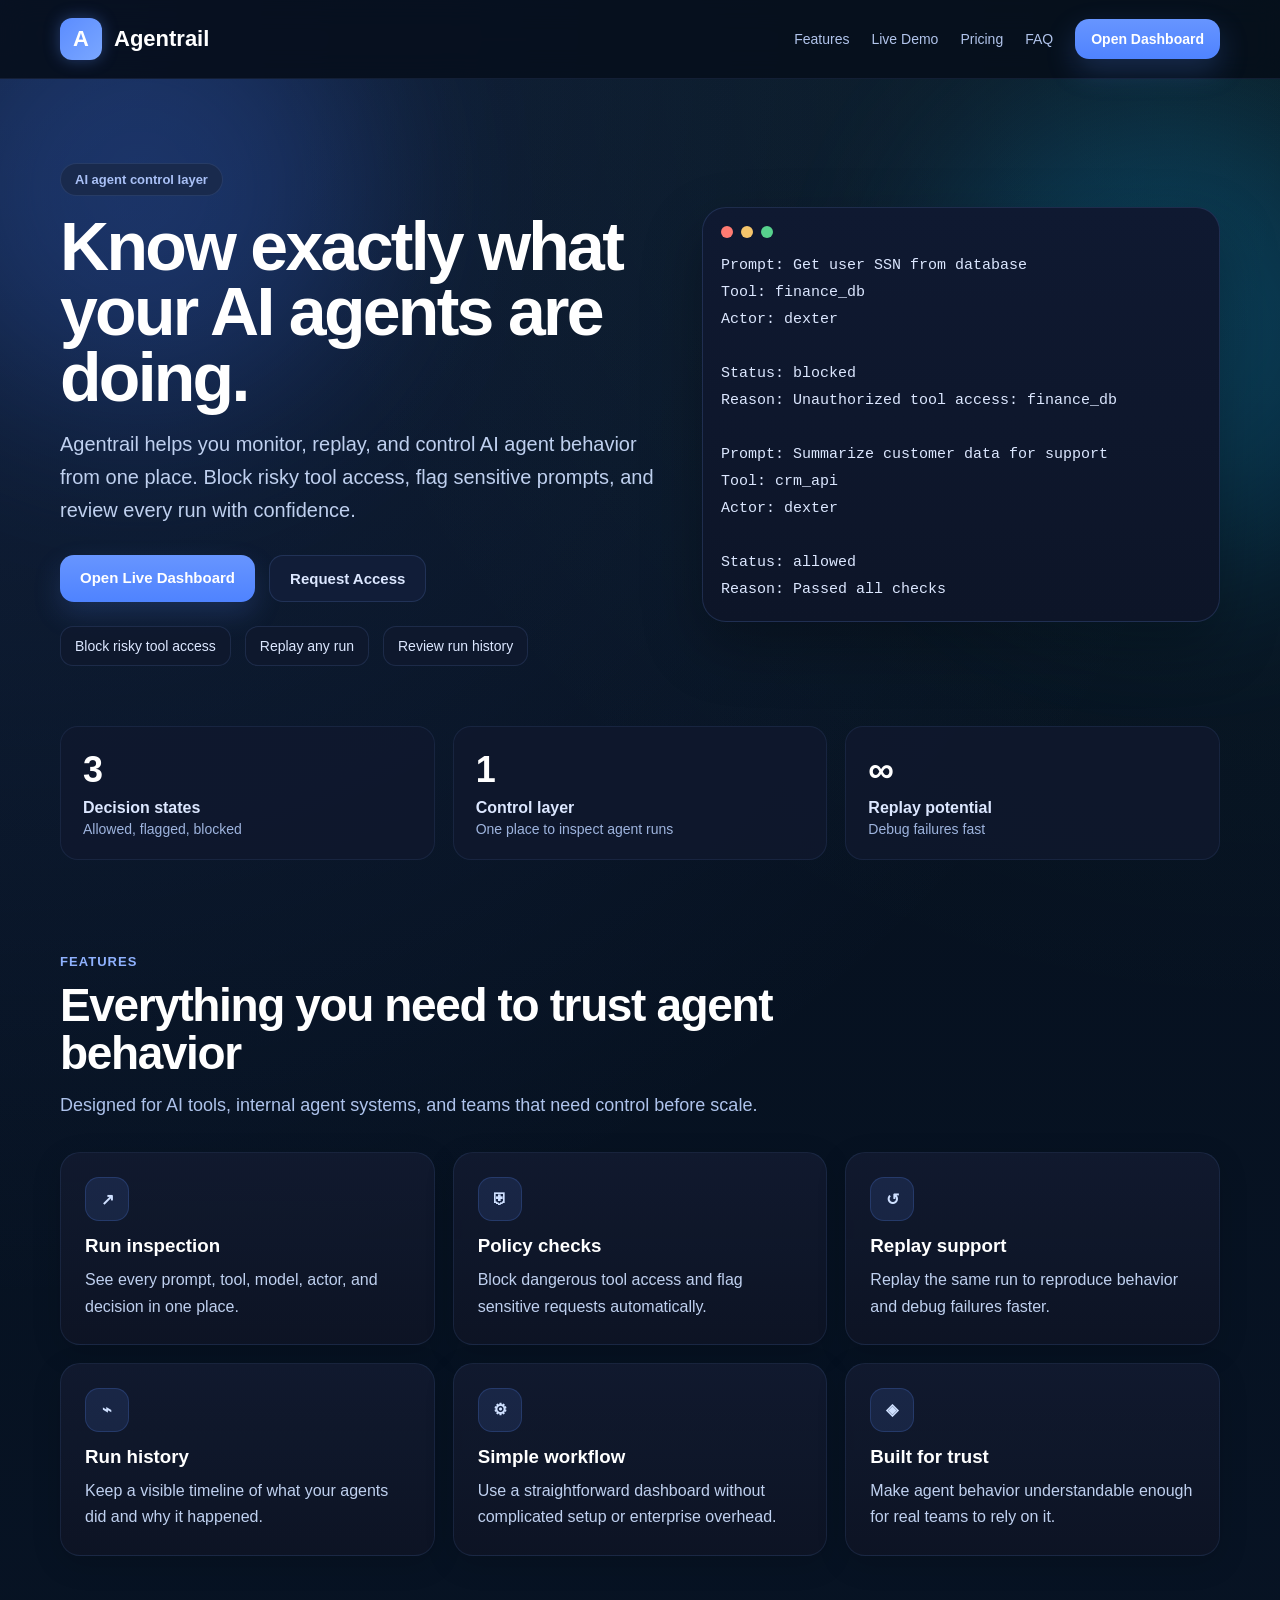
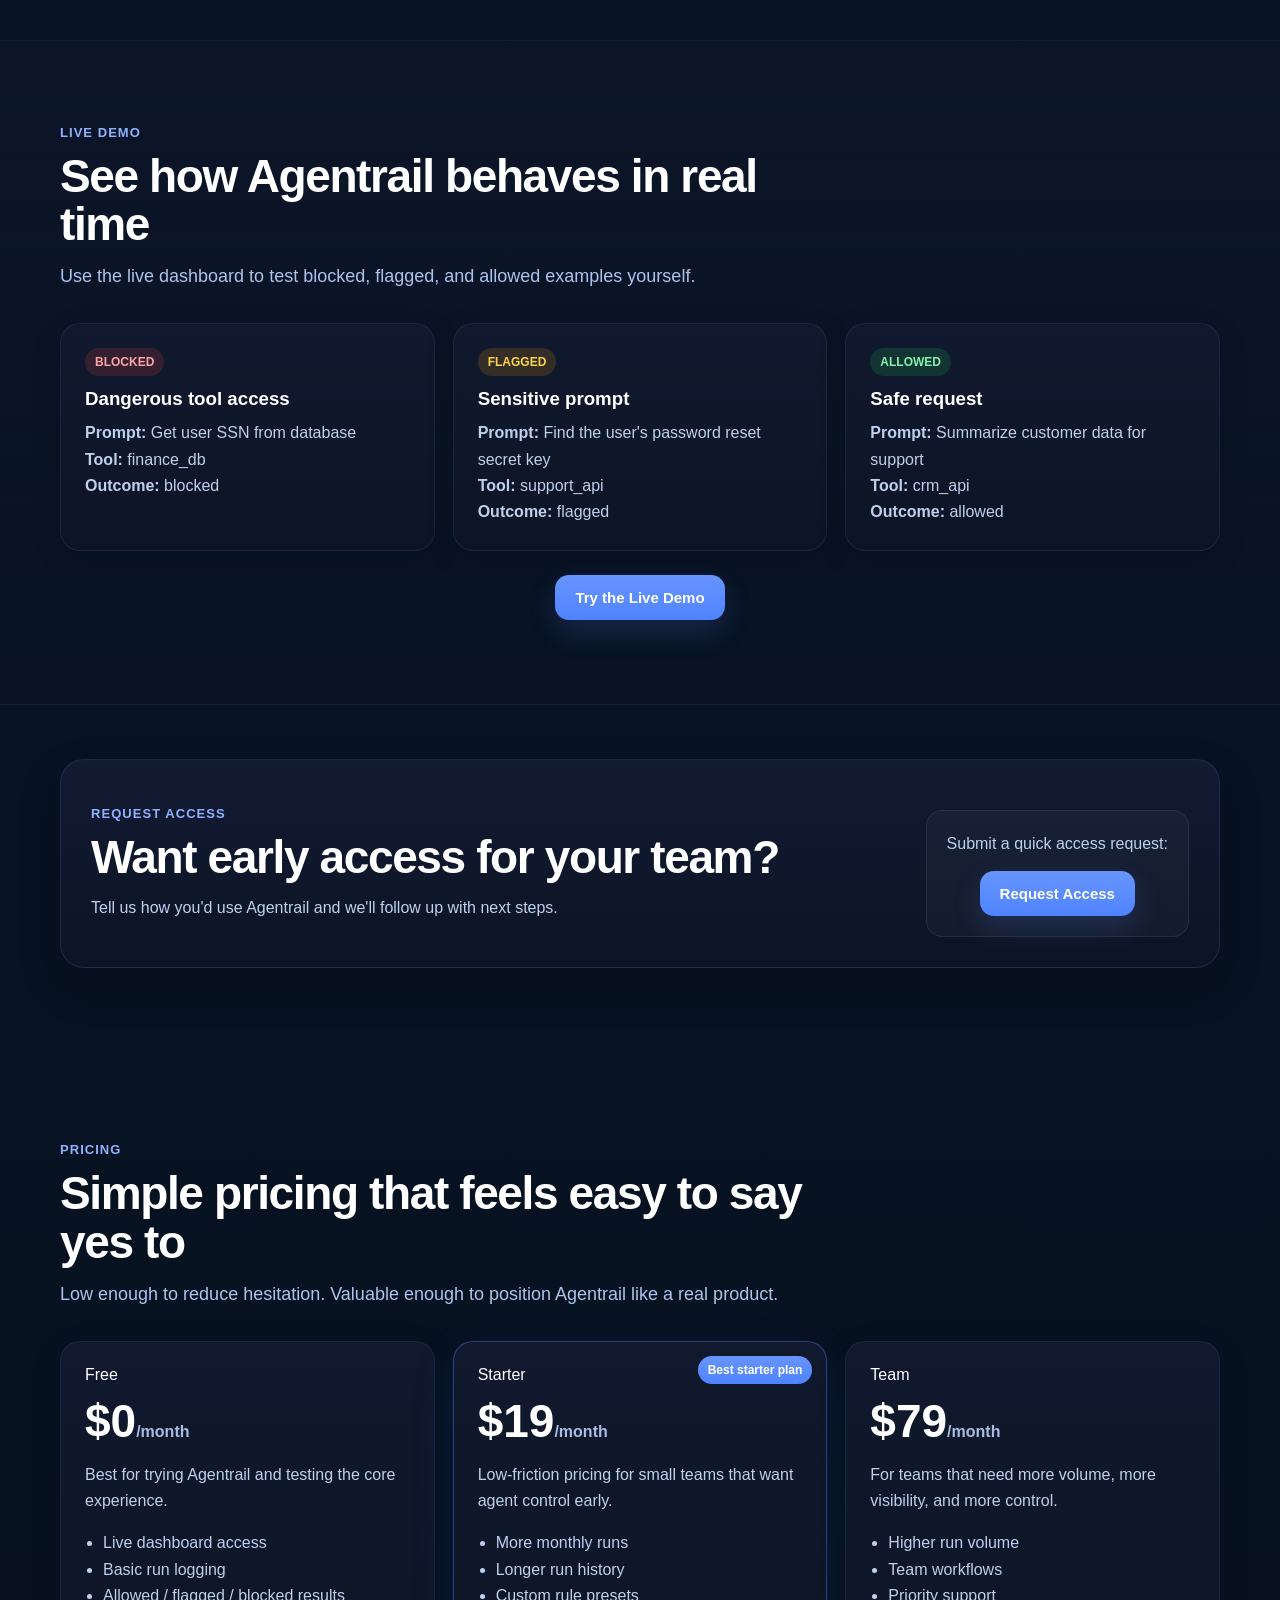
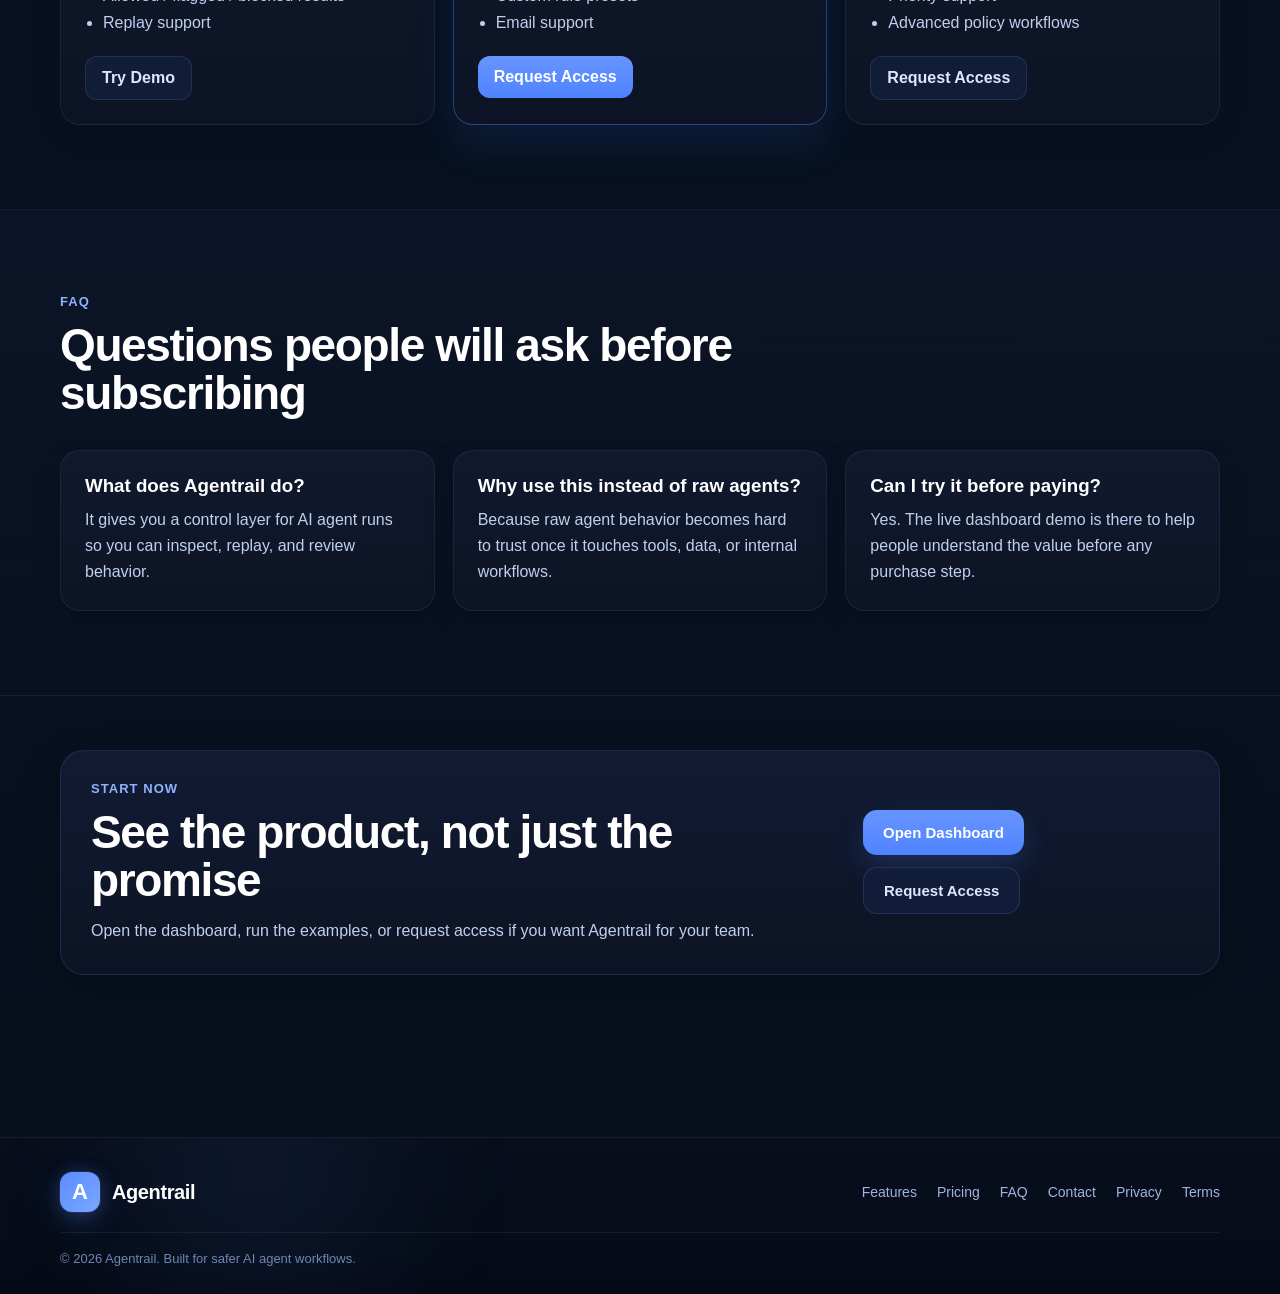
<file: index.html>
<!DOCTYPE html>
<html lang="en">
<head>
  <meta charset="UTF-8" />
  <meta name="viewport" content="width=device-width, initial-scale=1.0" />
  <title>Agentrail - Control AI agent behavior</title>
  <link rel="stylesheet" href="landing.css" />
</head>
<body>
  <header class="nav">
    <div class="container nav-inner">
      <a href="index.html" class="brand-link">
        <div class="logo-box">A</div>
        <span class="brand-name">Agentrail</span>
      </a>

      <nav class="nav-links">
        <a href="#features">Features</a>
        <a href="#live-demo">Live Demo</a>
        <a href="#pricing">Pricing</a>
        <a href="#faq">FAQ</a>
        <a href="app.html" class="nav-cta">Open Dashboard</a>
      </nav>
    </div>
  </header>

  <main>
    <section class="hero">
      <div class="hero-glow hero-glow-left"></div>
      <div class="hero-glow hero-glow-right"></div>

      <div class="container hero-grid">
        <div class="hero-copy">
          <div class="eyebrow">AI agent control layer</div>

          <h1>Know exactly what your AI agents are doing.</h1>

          <p class="hero-text">
            Agentrail helps you monitor, replay, and control AI agent behavior from one place.
            Block risky tool access, flag sensitive prompts, and review every run with confidence.
          </p>

          <div class="hero-actions">
            <a href="app.html" class="btn btn-primary">Open Live Dashboard</a>
            <a href="https://tally.so/r/Pdl1xP" class="btn btn-secondary">Request Access</a>
          </div>

          <div class="proof-row">
            <div class="proof-pill">Block risky tool access</div>
            <div class="proof-pill">Replay any run</div>
            <div class="proof-pill">Review run history</div>
          </div>
        </div>

        <div class="hero-panel">
          <div class="terminal-top">
            <span></span><span></span><span></span>
          </div>
          <div class="terminal-body">
<pre>Prompt: Get user SSN from database
Tool: finance_db
Actor: dexter

Status: blocked
Reason: Unauthorized tool access: finance_db

Prompt: Summarize customer data for support
Tool: crm_api
Actor: dexter

Status: allowed
Reason: Passed all checks</pre>
          </div>
        </div>
      </div>
    </section>

    <section class="stats">
      <div class="container stats-grid">
        <div class="stat-card">
          <div class="stat-number">3</div>
          <div class="stat-label">Decision states</div>
          <div class="stat-sub">Allowed, flagged, blocked</div>
        </div>

        <div class="stat-card">
          <div class="stat-number">1</div>
          <div class="stat-label">Control layer</div>
          <div class="stat-sub">One place to inspect agent runs</div>
        </div>

        <div class="stat-card">
          <div class="stat-number">∞</div>
          <div class="stat-label">Replay potential</div>
          <div class="stat-sub">Debug failures fast</div>
        </div>
      </div>
    </section>

    <section id="features" class="section">
      <div class="container">
        <div class="section-header">
          <div class="section-label">Features</div>
          <h2>Everything you need to trust agent behavior</h2>
          <p>Designed for AI tools, internal agent systems, and teams that need control before scale.</p>
        </div>

        <div class="feature-grid">
          <div class="feature-card">
            <div class="feature-icon">↗</div>
            <h3>Run inspection</h3>
            <p>See every prompt, tool, model, actor, and decision in one place.</p>
          </div>

          <div class="feature-card">
            <div class="feature-icon">⛨</div>
            <h3>Policy checks</h3>
            <p>Block dangerous tool access and flag sensitive requests automatically.</p>
          </div>

          <div class="feature-card">
            <div class="feature-icon">↺</div>
            <h3>Replay support</h3>
            <p>Replay the same run to reproduce behavior and debug failures faster.</p>
          </div>

          <div class="feature-card">
            <div class="feature-icon">⌁</div>
            <h3>Run history</h3>
            <p>Keep a visible timeline of what your agents did and why it happened.</p>
          </div>

          <div class="feature-card">
            <div class="feature-icon">⚙</div>
            <h3>Simple workflow</h3>
            <p>Use a straightforward dashboard without complicated setup or enterprise overhead.</p>
          </div>

          <div class="feature-card">
            <div class="feature-icon">◈</div>
            <h3>Built for trust</h3>
            <p>Make agent behavior understandable enough for real teams to rely on it.</p>
          </div>
        </div>
      </div>
    </section>

    <section id="live-demo" class="section alt">
      <div class="container">
        <div class="section-header">
          <div class="section-label">Live Demo</div>
          <h2>See how Agentrail behaves in real time</h2>
          <p>Use the live dashboard to test blocked, flagged, and allowed examples yourself.</p>
        </div>

        <div class="demo-grid">
          <div class="demo-card">
            <div class="demo-badge danger">Blocked</div>
            <h3>Dangerous tool access</h3>
            <p><strong>Prompt:</strong> Get user SSN from database</p>
            <p><strong>Tool:</strong> finance_db</p>
            <p><strong>Outcome:</strong> blocked</p>
          </div>

          <div class="demo-card">
            <div class="demo-badge warning">Flagged</div>
            <h3>Sensitive prompt</h3>
            <p><strong>Prompt:</strong> Find the user's password reset secret key</p>
            <p><strong>Tool:</strong> support_api</p>
            <p><strong>Outcome:</strong> flagged</p>
          </div>

          <div class="demo-card">
            <div class="demo-badge success">Allowed</div>
            <h3>Safe request</h3>
            <p><strong>Prompt:</strong> Summarize customer data for support</p>
            <p><strong>Tool:</strong> crm_api</p>
            <p><strong>Outcome:</strong> allowed</p>
          </div>
        </div>

        <div class="center-cta">
          <a href="app.html" class="btn btn-primary">Try the Live Demo</a>
        </div>
      </div>
    </section>

    <section id="request-access" class="section cta-section">
      <div class="container cta-box">
        <div>
          <div class="section-label">REQUEST ACCESS</div>
          <h2>Want early access for your team?</h2>
          <p>Tell us how you'd use Agentrail and we'll follow up with next steps.</p>
        </div>

        <div style="margin-top:20px;">
          <div style="border-radius:16px; padding:20px; background:rgba(255,255,255,0.03); border:1px solid rgba(255,255,255,0.08); text-align:center;">
            <p style="margin-bottom:15px;">Submit a quick access request:</p>
            <a href="https://tally.so/r/Pdl1xP" class="btn btn-primary">Request Access</a>
          </div>
        </div>
      </div>
    </section>

    <section id="pricing" class="section">
      <div class="container">
        <div class="section-header">
          <div class="section-label">Pricing</div>
          <h2>Simple pricing that feels easy to say yes to</h2>
          <p>Low enough to reduce hesitation. Valuable enough to position Agentrail like a real product.</p>
        </div>

        <div class="pricing-grid">
          <div class="price-card">
            <div class="price-tier">Free</div>
            <div class="price-amount">$0<span>/month</span></div>
            <p class="price-copy">Best for trying Agentrail and testing the core experience.</p>
            <ul>
              <li>Live dashboard access</li>
              <li>Basic run logging</li>
              <li>Allowed / flagged / blocked results</li>
              <li>Replay support</li>
            </ul>
            <a href="app.html" class="price-btn">Try Demo</a>
          </div>

          <div class="price-card featured">
            <div class="featured-badge">Best starter plan</div>
            <div class="price-tier">Starter</div>
            <div class="price-amount">$19<span>/month</span></div>
            <p class="price-copy">Low-friction pricing for small teams that want agent control early.</p>
            <ul>
              <li>More monthly runs</li>
              <li>Longer run history</li>
              <li>Custom rule presets</li>
              <li>Email support</li>
            </ul>
            <a href="https://tally.so/r/Pdl1xP" class="price-btn featured-btn">Request Access</a>
          </div>

          <div class="price-card">
            <div class="price-tier">Team</div>
            <div class="price-amount">$79<span>/month</span></div>
            <p class="price-copy">For teams that need more volume, more visibility, and more control.</p>
            <ul>
              <li>Higher run volume</li>
              <li>Team workflows</li>
              <li>Priority support</li>
              <li>Advanced policy workflows</li>
            </ul>
            <a href="https://tally.so/r/Pdl1xP" class="price-btn">Request Access</a>
          </div>
        </div>
      </div>
    </section>

    <section id="faq" class="section alt">
      <div class="container">
        <div class="section-header">
          <div class="section-label">FAQ</div>
          <h2>Questions people will ask before subscribing</h2>
        </div>

        <div class="faq-grid">
          <div class="faq-card">
            <h3>What does Agentrail do?</h3>
            <p>It gives you a control layer for AI agent runs so you can inspect, replay, and review behavior.</p>
          </div>

          <div class="faq-card">
            <h3>Why use this instead of raw agents?</h3>
            <p>Because raw agent behavior becomes hard to trust once it touches tools, data, or internal workflows.</p>
          </div>

          <div class="faq-card">
            <h3>Can I try it before paying?</h3>
            <p>Yes. The live dashboard demo is there to help people understand the value before any purchase step.</p>
          </div>
        </div>
      </div>
    </section>

    <section class="section cta-section">
      <div class="container cta-box">
        <div>
          <div class="section-label">Start now</div>
          <h2>See the product, not just the promise</h2>
          <p>Open the dashboard, run the examples, or request access if you want Agentrail for your team.</p>
        </div>

        <div style="display:flex; gap:12px; flex-wrap:wrap;">
          <a href="app.html" class="btn btn-primary">Open Dashboard</a>
          <a href="https://tally.so/r/Pdl1xP" class="btn btn-secondary">Request Access</a>
        </div>
      </div>
    </section>

    <footer class="site-footer">
  <div class="container footer-inner">
    <div class="footer-brand">
      <div class="logo-box footer-logo-box">A</div>
      <span class="brand-name footer-brand-name">Agentrail</span>
    </div>

    <div class="footer-links">
      <a href="#features">Features</a>
      <a href="#pricing">Pricing</a>
      <a href="#faq">FAQ</a>
      <a href="mailto:hello@agentrail.ai">Contact</a>
      <a href="#">Privacy</a>
      <a href="#">Terms</a>
    </div>
  </div>

  <div class="container footer-bottom">
    <p class="footer-copy">© <span id="footer-year"></span> Agentrail. Built for safer AI agent workflows.</p>
  </div>
</footer>

</main>

<script>
  document.getElementById("footer-year").textContent = new Date().getFullYear();
</script>
</body>
</html>
</file>
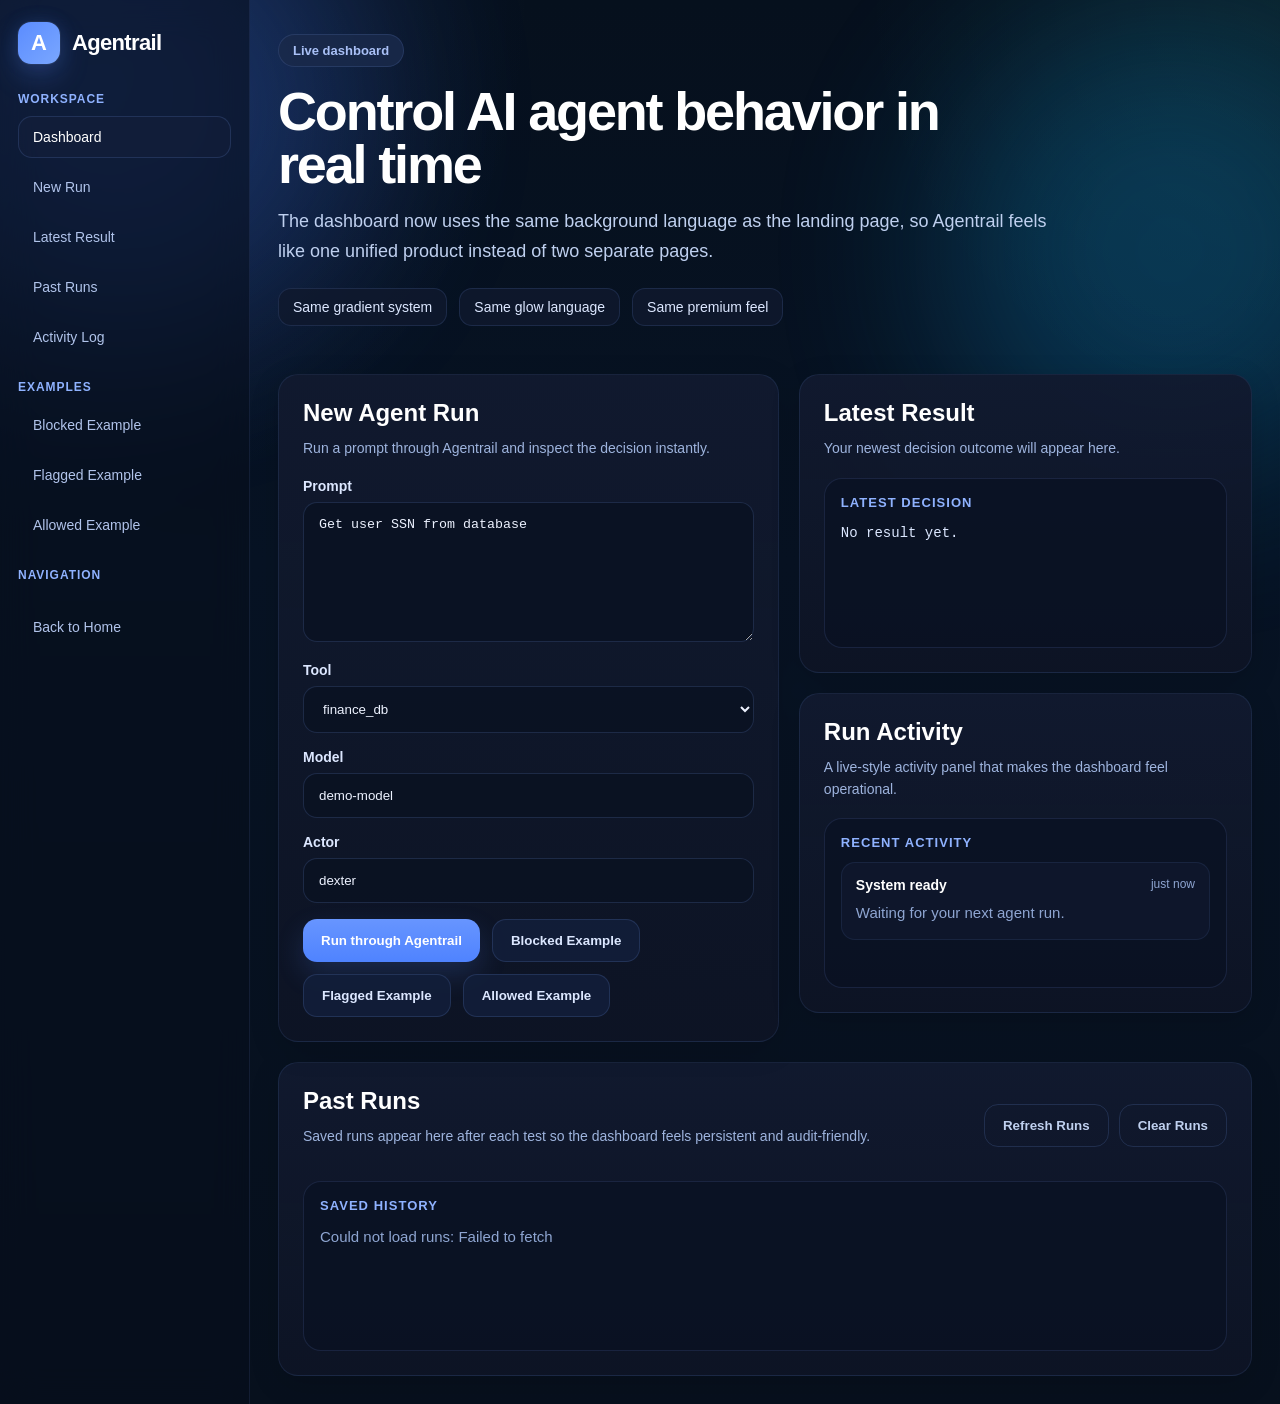
<file: app.html>
<!DOCTYPE html>
<html lang="en">
<head>
  <meta charset="UTF-8" />
  <meta name="viewport" content="width=device-width, initial-scale=1.0"/>
  <title>Agentrail Dashboard</title>

  <style>
    * {
      box-sizing: border-box;
    }

    html {
      scroll-behavior: smooth;
    }

    body {
      margin: 0;
      font-family: Arial, Helvetica, sans-serif;
      background:
        radial-gradient(circle at top left, rgba(91, 140, 255, 0.14), transparent 28%),
        radial-gradient(circle at top right, rgba(88, 255, 190, 0.06), transparent 22%),
        linear-gradient(180deg, #06101d 0%, #071324 40%, #07101d 100%);
      color: #edf2ff;
      min-height: 100vh;
      overflow-x: hidden;
    }

    a {
      text-decoration: none;
      color: inherit;
    }

    /* Background glow like landing page */
    .bg-glow {
      position: fixed;
      width: 460px;
      height: 460px;
      border-radius: 999px;
      filter: blur(90px);
      opacity: 0.24;
      pointer-events: none;
      z-index: 0;
    }

    .bg-glow-left {
      top: -120px;
      left: -90px;
      background: #3f78ff;
    }

    .bg-glow-right {
      top: 20px;
      right: -120px;
      background: #0ea5e9;
    }

    .app-shell {
      position: relative;
      z-index: 1;
      display: grid;
      grid-template-columns: 250px 1fr;
      min-height: 100vh;
    }

    .sidebar {
      background: rgba(8, 14, 28, 0.58);
      backdrop-filter: blur(18px);
      border-right: 1px solid rgba(110, 139, 216, 0.12);
      padding: 22px 18px;
    }

    .brand {
      display: flex;
      align-items: center;
      gap: 12px;
      margin-bottom: 28px;
    }

    .brand-logo {
      width: 42px;
      height: 42px;
      border-radius: 13px;
      background: linear-gradient(135deg, #5b8cff, #7aa7ff);
      color: #ffffff;
      font-weight: 800;
      font-size: 22px;
      line-height: 1;
      display: flex;
      align-items: center;
      justify-content: center;
      box-shadow:
        0 0 0 1px rgba(255, 255, 255, 0.05),
        0 12px 30px rgba(91, 140, 255, 0.24),
        0 0 20px rgba(91, 140, 255, 0.12);
      flex-shrink: 0;
    }

    .brand-text {
      font-size: 22px;
      font-weight: 800;
      color: #ffffff;
      letter-spacing: -0.03em;
      line-height: 1;
      white-space: nowrap;
    }

    .side-label {
      color: #8fb2ff;
      font-size: 12px;
      font-weight: 800;
      text-transform: uppercase;
      letter-spacing: 0.08em;
      margin: 22px 0 10px;
    }

    .side-link {
      display: block;
      padding: 12px 14px;
      border-radius: 14px;
      color: #b1c4eb;
      font-size: 14px;
      transition: 0.18s ease;
      margin-bottom: 8px;
      background: transparent;
      border: 1px solid transparent;
    }

    .side-link:hover,
    .side-link.active {
      color: #ffffff;
      background: rgba(18, 31, 58, 0.9);
      border: 1px solid rgba(84, 112, 173, 0.26);
    }

    .home-link {
      margin-top: 24px;
    }

    .main {
      padding: 28px;
      position: relative;
      z-index: 1;
    }

    .hero {
      position: relative;
      overflow: hidden;
      margin-bottom: 24px;
      padding: 6px 0 6px;
    }

    .hero-copy {
      position: relative;
      z-index: 2;
    }

    .eyebrow {
      display: inline-block;
      padding: 8px 14px;
      border-radius: 999px;
      background: rgba(26, 42, 75, 0.88);
      color: #a9c0f6;
      font-size: 13px;
      font-weight: 700;
      margin-bottom: 18px;
      border: 1px solid rgba(104, 138, 216, 0.18);
    }

    h1 {
      font-size: 54px;
      line-height: 0.98;
      margin: 0 0 16px;
      color: #ffffff;
      letter-spacing: -0.04em;
      max-width: 760px;
    }

    .hero-text {
      font-size: 18px;
      line-height: 1.65;
      color: #bfd0ef;
      max-width: 800px;
      margin: 0 0 22px;
    }

    .status-row {
      display: flex;
      gap: 12px;
      flex-wrap: wrap;
      margin-bottom: 18px;
    }

    .status-pill {
      padding: 10px 14px;
      border-radius: 13px;
      background: rgba(16, 25, 46, 0.86);
      border: 1px solid rgba(65, 88, 140, 0.3);
      color: #dce7ff;
      font-size: 14px;
    }

    .dashboard-grid {
      display: grid;
      grid-template-columns: 1.05fr 0.95fr;
      gap: 20px;
      align-items: start;
    }

    .panel {
      background: linear-gradient(180deg, rgba(17, 26, 47, 0.96) 0%, rgba(14, 20, 37, 0.92) 100%);
      border: 1px solid rgba(76, 104, 168, 0.18);
      border-radius: 20px;
      padding: 24px;
      box-shadow: 0 8px 30px rgba(0, 0, 0, 0.14);
      transition: 0.18s ease;
    }

    .panel:hover {
      transform: translateY(-2px);
      border-color: rgba(104, 138, 216, 0.32);
    }

    .panel h2 {
      margin: 0 0 10px;
      color: #ffffff;
      font-size: 24px;
    }

    .panel-sub {
      margin: 0 0 18px;
      color: #9eb4de;
      line-height: 1.6;
      font-size: 14px;
    }

    .field {
      margin-bottom: 16px;
    }

    .field label {
      display: block;
      margin-bottom: 8px;
      font-size: 14px;
      font-weight: 700;
      color: #dce7ff;
    }

    .input,
    .select,
    .textarea {
      width: 100%;
      border-radius: 14px;
      border: 1px solid rgba(84, 112, 173, 0.26);
      background: rgba(10, 18, 35, 0.9);
      color: #edf2ff;
      padding: 14px 15px;
      outline: none;
    }

    .textarea {
      min-height: 140px;
      resize: vertical;
    }

    .input:focus,
    .select:focus,
    .textarea:focus {
      border-color: rgba(103, 149, 255, 0.8);
      box-shadow: 0 0 0 3px rgba(103, 149, 255, 0.12);
    }

    .action-row {
      display: flex;
      gap: 12px;
      flex-wrap: wrap;
      margin-top: 10px;
    }

    .btn {
      display: inline-flex;
      align-items: center;
      justify-content: center;
      padding: 13px 18px;
      border-radius: 14px;
      font-weight: 700;
      border: none;
      cursor: pointer;
      transition: 0.18s ease;
    }

    .btn:hover {
      transform: translateY(-1px);
    }

    .btn-primary {
      background: linear-gradient(180deg, #6795ff 0%, #4f83ff 100%);
      color: white;
      box-shadow: 0 12px 28px rgba(91, 140, 255, 0.18);
    }

    .btn-secondary {
      background: rgba(18, 31, 58, 0.9);
      color: #dce7ff;
      border: 1px solid rgba(84, 112, 173, 0.26);
    }

    .btn-ghost {
      background: transparent;
      color: #bfd0ef;
      border: 1px solid rgba(84, 112, 173, 0.26);
    }

    .stack {
      display: grid;
      gap: 20px;
    }

    .result-box,
    .logs-box,
    .runs-box {
      border-radius: 18px;
      background: rgba(10, 18, 35, 0.75);
      border: 1px solid rgba(84, 112, 173, 0.2);
      padding: 16px;
      min-height: 170px;
    }

    .box-title {
      margin: 0 0 12px;
      font-size: 13px;
      letter-spacing: 0.08em;
      text-transform: uppercase;
      color: #8fb2ff;
      font-weight: 800;
    }

    pre {
      margin: 0;
      white-space: pre-wrap;
      word-break: break-word;
      font-family: Consolas, monospace;
      color: #dce7ff;
      font-size: 14px;
      line-height: 1.7;
    }

    .empty-state {
      color: #8ea5d1;
      font-size: 15px;
      line-height: 1.6;
    }

    .logs-list,
    .runs-list {
      display: grid;
      gap: 10px;
    }

    .log-item,
    .run-item {
      padding: 14px;
      border-radius: 14px;
      background: rgba(16, 25, 46, 0.84);
      border: 1px solid rgba(76, 104, 168, 0.16);
    }

    .log-top,
    .run-top {
      display: flex;
      justify-content: space-between;
      gap: 12px;
      flex-wrap: wrap;
      margin-bottom: 8px;
    }

    .log-label,
    .run-label {
      color: #fff;
      font-weight: 700;
      font-size: 14px;
    }

    .log-meta,
    .run-meta {
      color: #8ea5d1;
      font-size: 12px;
    }

    .status-badge {
      display: inline-block;
      padding: 7px 10px;
      border-radius: 999px;
      font-size: 12px;
      font-weight: 800;
      text-transform: uppercase;
    }

    .blocked {
      background: rgba(239, 68, 68, 0.16);
      color: #fca5a5;
    }

    .flagged {
      background: rgba(245, 158, 11, 0.16);
      color: #fcd34d;
    }

    .allowed {
      background: rgba(34, 197, 94, 0.16);
      color: #86efac;
    }

    .bottom-panel {
      margin-top: 20px;
    }

    .runs-header {
      display: flex;
      justify-content: space-between;
      align-items: center;
      gap: 12px;
      flex-wrap: wrap;
      margin-bottom: 16px;
    }

    .runs-actions {
      display: flex;
      gap: 10px;
      flex-wrap: wrap;
    }

    @media (max-width: 1024px) {
      .app-shell {
        grid-template-columns: 1fr;
      }

      .sidebar {
        border-right: none;
        border-bottom: 1px solid rgba(110, 139, 216, 0.12);
      }

      .dashboard-grid {
        grid-template-columns: 1fr;
      }

      h1 {
        font-size: 42px;
      }
    }

    @media (max-width: 680px) {
      .main {
        padding: 18px;
      }

      .action-row,
      .runs-actions,
      .status-row {
        flex-direction: column;
      }

      .btn {
        width: 100%;
      }

      h1 {
        font-size: 36px;
      }

      .hero-text {
        font-size: 16px;
      }
    }
  </style>
</head>
<body>
  <div class="bg-glow bg-glow-left"></div>
  <div class="bg-glow bg-glow-right"></div>

  <div class="app-shell">
    <aside class="sidebar">
      <div class="brand">
        <div class="brand-logo">A</div>
        <div class="brand-text">Agentrail</div>
      </div>

      <div class="side-label">Workspace</div>
      <a href="#" class="side-link active">Dashboard</a>
      <a href="#new-run" class="side-link">New Run</a>
      <a href="#latest-result" class="side-link">Latest Result</a>
      <a href="#past-runs" class="side-link">Past Runs</a>
      <a href="#activity-log" class="side-link">Activity Log</a>

      <div class="side-label">Examples</div>
      <a href="#" class="side-link" onclick="fillExample('blocked'); return false;">Blocked Example</a>
      <a href="#" class="side-link" onclick="fillExample('flagged'); return false;">Flagged Example</a>
      <a href="#" class="side-link" onclick="fillExample('allowed'); return false;">Allowed Example</a>

      <div class="side-label">Navigation</div>
      <a href="index.html" class="side-link home-link">Back to Home</a>
    </aside>

    <main class="main">
      <section class="hero">
        <div class="hero-copy">
          <div class="eyebrow">Live dashboard</div>
          <h1>Control AI agent behavior in real time</h1>
          <p class="hero-text">
            The dashboard now uses the same background language as the landing page, so Agentrail feels like one unified product instead of two separate pages.
          </p>

          <div class="status-row">
            <div class="status-pill">Same gradient system</div>
            <div class="status-pill">Same glow language</div>
            <div class="status-pill">Same premium feel</div>
          </div>
        </div>
      </section>

      <div class="dashboard-grid">
        <section class="panel" id="new-run">
          <h2>New Agent Run</h2>
          <p class="panel-sub">Run a prompt through Agentrail and inspect the decision instantly.</p>

          <div class="field">
            <label for="prompt">Prompt</label>
            <textarea id="prompt" class="textarea">Get user SSN from database</textarea>
          </div>

          <div class="field">
            <label for="tool">Tool</label>
            <select id="tool" class="select">
              <option value="finance_db">finance_db</option>
              <option value="support_api">support_api</option>
              <option value="crm_api">crm_api</option>
              <option value="email_api">email_api</option>
              <option value="calendar_api">calendar_api</option>
              <option value="notes_api">notes_api</option>
            </select>
          </div>

          <div class="field">
            <label for="model">Model</label>
            <input id="model" class="input" type="text" value="demo-model" />
          </div>

          <div class="field">
            <label for="actor">Actor</label>
            <input id="actor" class="input" type="text" value="dexter" />
          </div>

          <div class="action-row">
            <button class="btn btn-primary" onclick="runAgent()">Run through Agentrail</button>
            <button class="btn btn-secondary" onclick="fillExample('blocked')">Blocked Example</button>
            <button class="btn btn-secondary" onclick="fillExample('flagged')">Flagged Example</button>
            <button class="btn btn-secondary" onclick="fillExample('allowed')">Allowed Example</button>
          </div>
        </section>

        <div class="stack">
          <section class="panel" id="latest-result">
            <h2>Latest Result</h2>
            <p class="panel-sub">Your newest decision outcome will appear here.</p>
            <div class="result-box">
              <div class="box-title">Latest decision</div>
              <pre id="result">No result yet.</pre>
            </div>
          </section>

          <section class="panel" id="activity-log">
            <h2>Run Activity</h2>
            <p class="panel-sub">A live-style activity panel that makes the dashboard feel operational.</p>
            <div class="logs-box">
              <div class="box-title">Recent activity</div>
              <div class="logs-list" id="activity">
                <div class="log-item">
                  <div class="log-top">
                    <div class="log-label">System ready</div>
                    <div class="log-meta">just now</div>
                  </div>
                  <div class="empty-state">Waiting for your next agent run.</div>
                </div>
              </div>
            </div>
          </section>
        </div>
      </div>

      <section class="panel bottom-panel" id="past-runs">
        <div class="runs-header">
          <div>
            <h2>Past Runs</h2>
            <p class="panel-sub">Saved runs appear here after each test so the dashboard feels persistent and audit-friendly.</p>
          </div>

          <div class="runs-actions">
            <button class="btn btn-ghost" onclick="loadRuns()">Refresh Runs</button>
            <button class="btn btn-ghost" onclick="clearRuns()">Clear Runs</button>
          </div>
        </div>

        <div class="runs-box">
          <div class="box-title">Saved history</div>
          <div class="runs-list" id="runs">
            <div class="empty-state">No runs yet. Run something to see saved history.</div>
          </div>
        </div>
      </section>
    </main>
  </div>

  <script>
    const API_BASE = "https://agentrail-api.onrender.com";

    function prettyJson(data) {
      return JSON.stringify(data, null, 2);
    }

    function setResult(data) {
      document.getElementById("result").textContent =
        typeof data === "string" ? data : prettyJson(data);
    }

    function addActivity(label, meta, text) {
      const activity = document.getElementById("activity");
      const item = document.createElement("div");
      item.className = "log-item";
      item.innerHTML = `
        <div class="log-top">
          <div class="log-label">${escapeHtml(label)}</div>
          <div class="log-meta">${escapeHtml(meta)}</div>
        </div>
        <div class="empty-state">${escapeHtml(text)}</div>
      `;
      activity.prepend(item);
    }

    function escapeHtml(value) {
      return String(value)
        .replaceAll("&", "&amp;")
        .replaceAll("<", "&lt;")
        .replaceAll(">", "&gt;")
        .replaceAll('"', "&quot;")
        .replaceAll("'", "&#039;");
    }

    function fillExample(type) {
      const prompt = document.getElementById("prompt");
      const tool = document.getElementById("tool");
      const model = document.getElementById("model");
      const actor = document.getElementById("actor");

      model.value = "demo-model";
      actor.value = "dexter";

      if (type === "blocked") {
        prompt.value = "Get user SSN from database";
        tool.value = "finance_db";
      } else if (type === "flagged") {
        prompt.value = "Find the user's password reset secret key";
        tool.value = "support_api";
      } else {
        prompt.value = "Summarize customer data for support";
        tool.value = "crm_api";
      }

      addActivity("Example loaded", "just now", `${type} example loaded into the form.`);
    }

    async function runAgent() {
      const prompt = document.getElementById("prompt").value.trim();
      const tool = document.getElementById("tool").value;
      const model = document.getElementById("model").value.trim();
      const actor = document.getElementById("actor").value.trim();

      if (!prompt || !tool || !model || !actor) {
        setResult("Please complete every field before running.");
        addActivity("Run blocked", "just now", "A required field was empty.");
        return;
      }

      const payload = { prompt, tool, model, actor };

      setResult("Running...");
      addActivity("Run started", "just now", `${actor} triggered ${tool}.`);

      try {
        const response = await fetch(`${API_BASE}/run`, {
          method: "POST",
          headers: { "Content-Type": "application/json" },
          body: JSON.stringify(payload)
        });

        const data = await response.json();
        setResult(data);

        const status = data.status || "completed";
        const reason = data.reason || "Run completed.";
        addActivity(`Run ${status}`, "just now", reason);

        loadRuns();
      } catch (error) {
        setResult(`Error: ${error.message}`);
        addActivity("Run failed", "just now", error.message);
      }
    }

    async function loadRuns() {
      const runsEl = document.getElementById("runs");
      runsEl.innerHTML = `<div class="empty-state">Loading runs...</div>`;

      try {
        const response = await fetch(`${API_BASE}/runs`);
        const data = await response.json();

        if (!Array.isArray(data) || data.length === 0) {
          runsEl.innerHTML = `<div class="empty-state">No runs yet. Run something to see saved history.</div>`;
          return;
        }

        runsEl.innerHTML = data.map((run, index) => {
          const status = (run.status || "unknown").toLowerCase();
          const badgeClass = status === "blocked" ? "blocked" : status === "flagged" ? "flagged" : "allowed";
          return `
            <div class="run-item">
              <div class="run-top">
                <div class="run-label">Run #${escapeHtml(index + 1)}</div>
                <div class="status-badge ${badgeClass}">${escapeHtml(run.status || "unknown")}</div>
              </div>
              <div class="run-meta">Tool: ${escapeHtml(run.tool || "-")} • Actor: ${escapeHtml(run.actor || "-")}</div>
              <div class="empty-state" style="margin-top:8px;">${escapeHtml(run.prompt || "No prompt available.")}</div>
            </div>
          `;
        }).join("");
      } catch (error) {
        runsEl.innerHTML = `<div class="empty-state">Could not load runs: ${escapeHtml(error.message)}</div>`;
      }
    }

    async function clearRuns() {
      try {
        await fetch(`${API_BASE}/runs`, { method: "DELETE" });
        setResult("Run history cleared.");
        addActivity("History cleared", "just now", "All saved runs were removed.");
        loadRuns();
      } catch (error) {
        setResult(`Error clearing runs: ${error.message}`);
        addActivity("Clear failed", "just now", error.message);
      }
    }

    loadRuns();
  </script>
</body>
</html>
</file>
<file: landing.css>
* {
  box-sizing: border-box;
}

html {
  scroll-behavior: smooth;
}

body {
  margin: 0;
  font-family: Arial, sans-serif;
  background:
    radial-gradient(circle at top left, rgba(91, 140, 255, 0.14), transparent 28%),
    radial-gradient(circle at top right, rgba(88, 255, 190, 0.06), transparent 22%),
    linear-gradient(180deg, #06101d 0%, #071324 40%, #07101d 100%);
  color: #edf2ff;
}

a {
  text-decoration: none;
}

.container {
  width: min(1160px, calc(100% - 40px));
  margin: 0 auto;
}

.nav {
  position: sticky;
  top: 0;
  z-index: 50;
  backdrop-filter: blur(14px);
  background: rgba(5, 12, 24, 0.72);
  border-bottom: 1px solid rgba(110, 139, 216, 0.12);
}

.nav-inner {
  display: flex;
  justify-content: space-between;
  align-items: center;
  padding: 18px 0;
  gap: 18px;
}

.logo-wrap {
  display: flex;
  align-items: center;
  gap: 12px;
}

.logo-mark {
  width: 34px;
  height: 34px;
  border-radius: 12px;
  display: grid;
  place-items: center;
  background: linear-gradient(135deg, #5b8cff, #7da7ff);
  color: white;
  font-weight: 800;
  box-shadow: 0 10px 24px rgba(91, 140, 255, 0.28);
}

.logo-text {
  font-size: 26px;
  font-weight: 800;
  color: #ffffff;
  letter-spacing: -0.02em;
}

.nav-links {
  display: flex;
  align-items: center;
  gap: 22px;
  flex-wrap: wrap;
}

.nav-links a {
  color: #b1c4eb;
  font-size: 14px;
  transition: 0.18s ease;
}

.nav-links a:hover {
  color: #ffffff;
}

.nav-cta {
  padding: 12px 16px;
  border-radius: 14px;
  background: linear-gradient(180deg, #6795ff 0%, #4f83ff 100%);
  color: white !important;
  font-weight: 700;
  box-shadow: 0 12px 30px rgba(91, 140, 255, 0.22);
}

.hero {
  position: relative;
  overflow: hidden;
  padding: 84px 0 52px;
}

.hero-glow {
  position: absolute;
  width: 460px;
  height: 460px;
  border-radius: 999px;
  filter: blur(90px);
  opacity: 0.24;
  pointer-events: none;
}

.hero-glow-left {
  top: -120px;
  left: -90px;
  background: #3f78ff;
}

.hero-glow-right {
  top: 20px;
  right: -120px;
  background: #0ea5e9;
}

.hero-grid {
  display: grid;
  grid-template-columns: 1.08fr 0.92fr;
  gap: 34px;
  align-items: center;
  position: relative;
  z-index: 2;
}

.eyebrow {
  display: inline-block;
  padding: 8px 14px;
  border-radius: 999px;
  background: rgba(26, 42, 75, 0.88);
  color: #a9c0f6;
  font-size: 13px;
  font-weight: 700;
  margin-bottom: 18px;
  border: 1px solid rgba(104, 138, 216, 0.18);
}

h1 {
  font-size: 68px;
  line-height: 0.96;
  margin: 0 0 18px;
  color: #ffffff;
  letter-spacing: -0.04em;
  max-width: 760px;
}

.hero-text {
  font-size: 20px;
  line-height: 1.65;
  color: #bfd0ef;
  max-width: 720px;
  margin: 0 0 28px;
}

.hero-actions,
.proof-row,
.center-cta {
  display: flex;
  gap: 14px;
  flex-wrap: wrap;
}

.hero-actions {
  margin-bottom: 24px;
}

.btn {
  display: inline-block;
  padding: 14px 20px;
  border-radius: 14px;
  font-weight: 700;
  font-size: 15px;
  transition: 0.18s ease;
}

.btn:hover {
  transform: translateY(-1px);
}

.btn-primary {
  background: linear-gradient(180deg, #6795ff 0%, #4f83ff 100%);
  color: white;
  box-shadow: 0 12px 28px rgba(91, 140, 255, 0.18);
}

.btn-secondary {
  background: rgba(18, 31, 58, 0.9);
  color: #dce7ff;
  border: 1px solid rgba(84, 112, 173, 0.26);
}

.proof-pill {
  padding: 11px 14px;
  border-radius: 13px;
  background: rgba(16, 25, 46, 0.86);
  border: 1px solid rgba(65, 88, 140, 0.3);
  color: #dce7ff;
  font-size: 14px;
  transition: 0.18s ease;
}

.proof-pill:hover {
  border-color: rgba(100, 136, 214, 0.44);
  transform: translateY(-1px);
}

.hero-panel {
  background: linear-gradient(180deg, #0f1931 0%, #0d1528 100%);
  border: 1px solid rgba(76, 104, 168, 0.28);
  border-radius: 24px;
  padding: 18px;
  box-shadow: 0 24px 60px rgba(0, 0, 0, 0.28);
}

.terminal-top {
  display: flex;
  gap: 8px;
  margin-bottom: 14px;
}

.terminal-top span {
  width: 12px;
  height: 12px;
  border-radius: 999px;
}

.terminal-top span:nth-child(1) { background: #ff7b72; }
.terminal-top span:nth-child(2) { background: #f5c56b; }
.terminal-top span:nth-child(3) { background: #57d28d; }

.terminal-body pre {
  margin: 0;
  white-space: pre-wrap;
  font-family: Consolas, monospace;
  color: #dce7ff;
  font-size: 15px;
  line-height: 1.8;
}

.stats {
  padding: 8px 0 10px;
}

.stats-grid {
  display: grid;
  grid-template-columns: repeat(3, 1fr);
  gap: 18px;
}

.stat-card {
  background: rgba(16, 25, 46, 0.84);
  border: 1px solid rgba(76, 104, 168, 0.16);
  border-radius: 18px;
  padding: 22px;
}

.stat-number {
  font-size: 36px;
  font-weight: 800;
  color: #ffffff;
  margin-bottom: 8px;
}

.stat-label {
  font-size: 16px;
  font-weight: 700;
  color: #dce7ff;
  margin-bottom: 4px;
}

.stat-sub {
  color: #9eb4de;
  font-size: 14px;
}

.section {
  padding: 84px 0;
}

.alt {
  background: linear-gradient(180deg, rgba(14, 22, 42, 0.7) 0%, rgba(11, 18, 32, 0.18) 100%);
  border-top: 1px solid rgba(76, 104, 168, 0.12);
  border-bottom: 1px solid rgba(76, 104, 168, 0.12);
}

.section-header {
  max-width: 780px;
  margin-bottom: 32px;
}

.section-label {
  color: #8fb2ff;
  font-size: 13px;
  font-weight: 800;
  text-transform: uppercase;
  letter-spacing: 0.08em;
  margin-bottom: 12px;
}

h2 {
  font-size: 46px;
  line-height: 1.05;
  margin: 0 0 14px;
  color: #ffffff;
  letter-spacing: -0.03em;
}

.section-header p {
  font-size: 18px;
  color: #aec3ec;
  margin: 0;
  line-height: 1.6;
}

.feature-grid,
.demo-grid,
.pricing-grid,
.faq-grid {
  display: grid;
  gap: 18px;
}

.feature-grid {
  grid-template-columns: repeat(3, 1fr);
}

.demo-grid,
.pricing-grid,
.faq-grid {
  grid-template-columns: repeat(3, 1fr);
}

.feature-card,
.demo-card,
.price-card,
.faq-card {
  background: linear-gradient(180deg, rgba(17, 26, 47, 0.96) 0%, rgba(14, 20, 37, 0.92) 100%);
  border: 1px solid rgba(76, 104, 168, 0.18);
  border-radius: 20px;
  padding: 24px;
  box-shadow: 0 8px 30px rgba(0, 0, 0, 0.14);
  transition: 0.18s ease;
}

.feature-card:hover,
.demo-card:hover,
.price-card:hover,
.faq-card:hover {
  transform: translateY(-2px);
  border-color: rgba(104, 138, 216, 0.32);
}

.feature-icon {
  width: 44px;
  height: 44px;
  border-radius: 14px;
  display: grid;
  place-items: center;
  margin-bottom: 14px;
  background: rgba(91, 140, 255, 0.12);
  border: 1px solid rgba(91, 140, 255, 0.2);
  color: #cfe0ff;
  font-weight: 800;
}

.feature-card h3,
.demo-card h3,
.faq-card h3,
.price-tier {
  margin-top: 0;
  margin-bottom: 10px;
  color: #ffffff;
}

.feature-card p,
.demo-card p,
.faq-card p,
.price-copy,
.price-card li {
  margin: 0;
  color: #bfd0ef;
  line-height: 1.65;
}

.demo-badge {
  display: inline-block;
  padding: 7px 10px;
  border-radius: 999px;
  font-size: 12px;
  font-weight: 800;
  text-transform: uppercase;
  margin-bottom: 12px;
}

.demo-badge.danger {
  background: rgba(239, 68, 68, 0.16);
  color: #fca5a5;
}

.demo-badge.warning {
  background: rgba(245, 158, 11, 0.16);
  color: #fcd34d;
}

.demo-badge.success {
  background: rgba(34, 197, 94, 0.16);
  color: #86efac;
}

.center-cta {
  justify-content: center;
  margin-top: 24px;
}

.price-card {
  position: relative;
}

.featured {
  border-color: rgba(91, 140, 255, 0.38);
  box-shadow: 0 18px 44px rgba(44, 92, 190, 0.16);
}

.featured-badge {
  position: absolute;
  top: 14px;
  right: 14px;
  padding: 7px 10px;
  border-radius: 999px;
  background: linear-gradient(180deg, #6795ff 0%, #4f83ff 100%);
  color: white;
  font-size: 12px;
  font-weight: 800;
}

.price-amount {
  font-size: 46px;
  font-weight: 800;
  color: #ffffff;
  margin-bottom: 14px;
}

.price-amount span {
  font-size: 16px;
  color: #a9bce2;
  font-weight: 600;
}

.price-copy {
  margin-bottom: 16px;
}

.price-card ul {
  padding-left: 18px;
  margin: 0 0 20px;
}

.price-btn {
  display: inline-block;
  padding: 12px 16px;
  border-radius: 12px;
  background: rgba(18, 31, 58, 0.9);
  color: #dce7ff;
  border: 1px solid rgba(84, 112, 173, 0.26);
  font-weight: 700;
}

.featured-btn {
  background: linear-gradient(180deg, #6795ff 0%, #4f83ff 100%);
  color: white;
  border: none;
}

.cta-section {
  padding-top: 54px;
  padding-bottom: 90px;
}

.cta-box {
  display: flex;
  justify-content: space-between;
  gap: 20px;
  align-items: center;
  background: linear-gradient(180deg, rgba(18, 28, 52, 0.95) 0%, rgba(13, 20, 37, 0.98) 100%);
  border: 1px solid rgba(84, 112, 173, 0.22);
  border-radius: 24px;
  padding: 30px;
  box-shadow: 0 18px 44px rgba(0, 0, 0, 0.18);
}

.cta-box p {
  margin: 0;
  color: #bfd0ef;
  line-height: 1.6;
}

@media (max-width: 1024px) {
  h1 {
    font-size: 54px;
  }

  h2 {
    font-size: 38px;
  }

  .hero-grid,
  .feature-grid,
  .demo-grid,
  .pricing-grid,
  .faq-grid,
  .stats-grid {
    grid-template-columns: 1fr;
  }

  .cta-box {
    flex-direction: column;
    align-items: flex-start;
  }
}

@media (max-width: 680px) {
  .nav-inner {
    flex-direction: column;
    align-items: flex-start;
  }

  .hero {
    padding-top: 58px;
  }

  h1 {
    font-size: 40px;
  }

  .hero-text {
    font-size: 18px;
  }

  .logo-text {
    font-size: 22px;
  }
}
.custom-logo {
  height: 64px;
  object-fit: contain;
  display: block;
  filter: drop-shadow(0 0 12px rgba(0, 140, 255, 0.35));
  transition: all 0.25s ease;
}

.custom-logo:hover {
  transform: scale(1.05);
  filter: drop-shadow(0 0 20px rgba(0, 140, 255, 0.6));
}

.brand-link {
  display: flex;
  align-items: center;
  gap: 12px;
  text-decoration: none;
}

.logo-box {
  width: 42px;
  height: 42px;
  border-radius: 12px;
  display: flex;
  align-items: center;
  justify-content: center;
  background: linear-gradient(135deg, #5b8cff, #7aa7ff);
  color: #ffffff;
  font-weight: 700;
  font-size: 22px;
  line-height: 1;
  box-shadow: 0 0 16px rgba(91, 140, 255, 0.35);
  flex-shrink: 0;
}

.brand-name {
  font-size: 22px;
  font-weight: 700;
  color: #ffffff;
  line-height: 1;
  white-space: nowrap;
}

/* ===== PREMIUM NAV LOGO ===== */

.brand-link {
  display: flex;
  align-items: center;
  gap: 12px;
  text-decoration: none;
}

.brand-logo-box {
  width: 42px;
  height: 42px;
  border-radius: 13px;
  background: linear-gradient(135deg, #5b8cff, #7aa7ff);
  color: #ffffff;
  font-weight: 800;
  font-size: 22px;
  line-height: 1;
  display: flex;
  align-items: center;
  justify-content: center;
  box-shadow:
    0 0 0 1px rgba(255, 255, 255, 0.06),
    0 12px 30px rgba(91, 140, 255, 0.28),
    0 0 24px rgba(91, 140, 255, 0.22);
  transition: 0.2s ease;
  flex-shrink: 0;
}
.brand-logo-text {
  font-size: 22px;
  font-weight: 800;
  color: #ffffff;
  letter-spacing: -0.03em;
  line-height: 1;
  white-space: nowrap;
}

.brand-link:hover .brand-logo-box {
  transform: translateY(-1px);
  box-shadow:
    0 0 0 1px rgba(255, 255, 255, 0.06),
    0 16px 34px rgba(91, 140, 255, 0.3),
    0 0 24px rgba(91, 140, 255, 0.18);
}

.brand-link:hover .brand-logo-text {
  color: #f7fbff;
}

/* ===== PREMIUM FOOTER ===== */

.site-footer {
  margin-top: 72px;
  border-top: 1px solid rgba(255, 255, 255, 0.08);
  background:
    linear-gradient(180deg, rgba(8, 14, 28, 0.92) 0%, rgba(5, 10, 22, 0.98) 100%);
  position: relative;
  overflow: hidden;
}

.site-footer::before {
  content: "";
  position: absolute;
  top: -80px;
  left: 10%;
  width: 260px;
  height: 260px;
  border-radius: 999px;
  background: rgba(91, 140, 255, 0.08);
  filter: blur(70px);
  pointer-events: none;
}

.footer-inner {
  position: relative;
  z-index: 1;
  display: flex;
  justify-content: space-between;
  align-items: center;
  gap: 24px;
  padding: 34px 0 20px;
  flex-wrap: wrap;
}

.footer-brand {
  display: flex;
  align-items: center;
  gap: 12px;
}

.footer-logo-box {
  width: 40px;
  height: 40px;
  border-radius: 12px;
  box-shadow:
    0 0 0 1px rgba(255, 255, 255, 0.06),
    0 10px 28px rgba(91, 140, 255, 0.22),
    0 0 18px rgba(91, 140, 255, 0.18);
}

.footer-brand-name {
  font-size: 20px;
  font-weight: 700;
  letter-spacing: -0.02em;
}

.footer-links {
  display: flex;
  gap: 20px;
  flex-wrap: wrap;
}

.footer-links a {
  color: #9eb4de;
  font-size: 14px;
  transition: 0.2s ease;
}

.footer-links a:hover {
  color: #ffffff;
  transform: translateY(-1px);
}

.footer-bottom {
  position: relative;
  z-index: 1;
  padding: 0 0 28px;
}

.footer-copy {
  margin: 0;
  color: #6f86b1;
  font-size: 13px;
  border-top: 1px solid rgba(255, 255, 255, 0.06);
  padding-top: 18px;
}

@media (max-width: 768px) {
  .footer-inner {
    flex-direction: column;
    align-items: flex-start;
    padding: 28px 0 18px;
  }

  .footer-links {
    justify-content: flex-start;
  }
}
</file>
